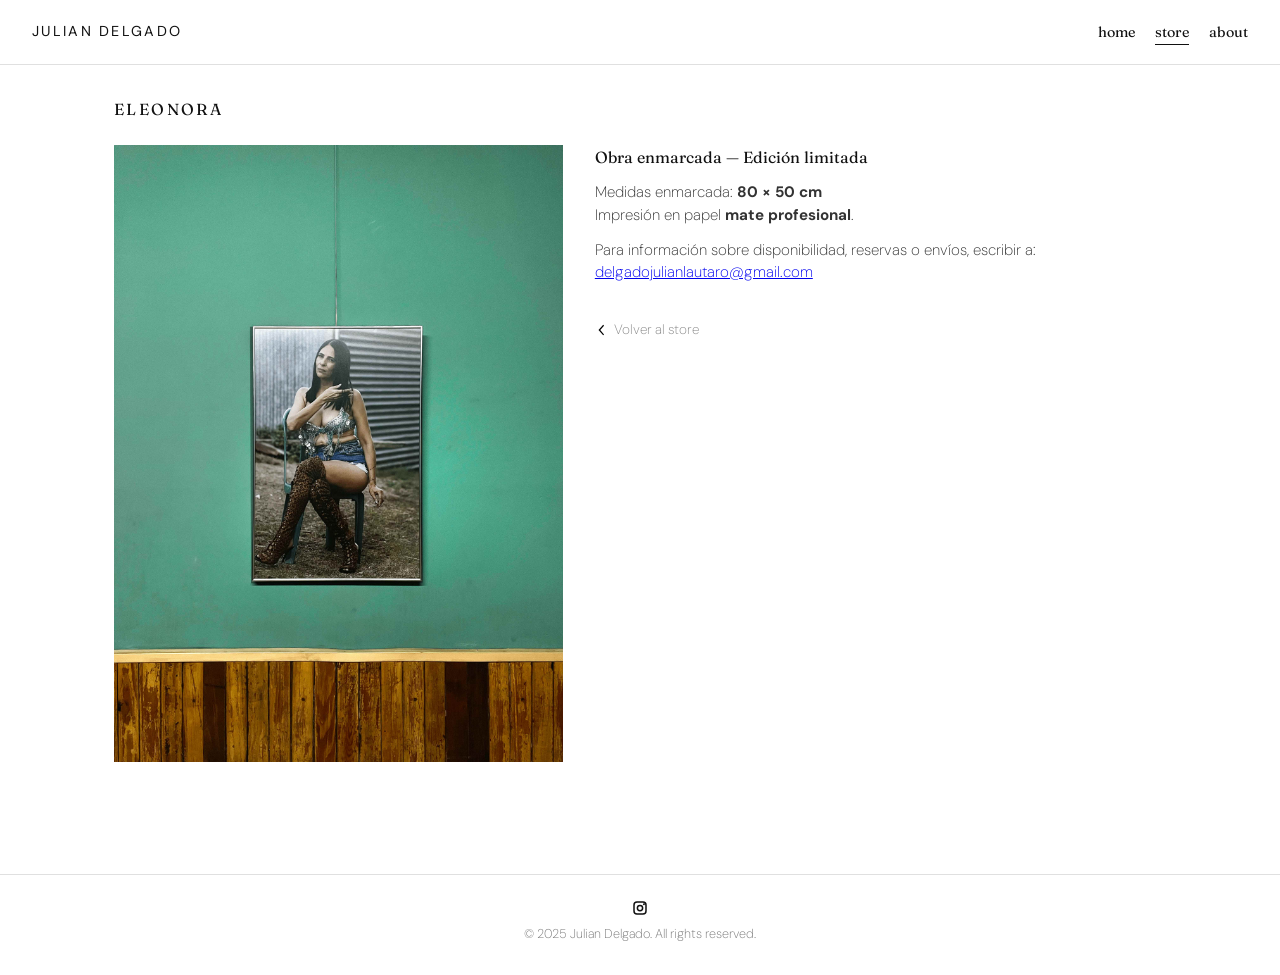
<file: product-1.html>
<!DOCTYPE html>
<html lang="es">
<head>
  <meta charset="UTF-8" />
  <title>Eleonora — Obra enmarcada</title>
  <meta name="viewport" content="width=device-width, initial-scale=1" />

  <!-- Fuentes -->
  <link href="https://fonts.googleapis.com/css2?family=DM+Sans:wght@200;300;400;500;700&family=Fraunces:wght@400&family=Fraunces:ital,wght@1,100&display=swap" rel="stylesheet">

  <link rel="stylesheet" href="styles.css" />
</head>

<body>
  <header class="site-header">
    <div class="logo">JULIAN DELGADO</div>
    <nav class="main-nav">
      <a href="index.html#home" class="nav-link">home</a>
      <a href="index.html#store" class="nav-link active">store</a>
      <a href="index.html#about" class="nav-link">about</a>
    </nav>
  </header>

  <main class="site-main">
    <section class="section section-active">

      <header class="section-header">
        <h1>ELEONORA</h1>
      </header>

      <div class="about-layout">

        <div class="about-image-wrapper">
          <img src="images/store_ELEONORA-POR-JULIAN-DELGADO-2.jpg" alt="Eleonora por Julian Delgado" />
        </div>

        <div class="about-text">

          <h2>Obra enmarcada — Edición limitada</h2>

          <p>
            Medidas enmarcada: <strong>80 × 50 cm</strong><br />
            Impresión en papel <strong>mate profesional</strong>.
          </p>

          <p>
            Para información sobre disponibilidad, reservas o envíos, escribir a:<br />
            <a href="mailto:delgadojulianlautaro@gmail.com">
              delgadojulianlautaro@gmail.com
            </a>
          </p>

          <a href="index.html#store" class="back-link">
            <svg viewBox="0 0 24 24" aria-hidden="true">
              <path d="M15.5 4.5 9 12l6.5 7.5-1.5 1.5L6 12l8-9 1.5 1.5z" />
            </svg>
            <span>Volver al store</span>
          </a>

        </div>
      </div>

    </section>
  </main>

  <footer class="site-footer">
    <a
      href="https://www.instagram.com/_juliandelgado/"
      class="footer-instagram"
      target="_blank"
      rel="noopener"
      aria-label="Instagram de Julian Delgado"
    >
      <svg viewBox="0 0 24 24" aria-hidden="true">
        <path
          d="M8 3h8a5 5 0 0 1 5 5v8a5 5 0 0 1-5 5H8a5 5 0 0 1-5-5V8a5 5 0 0 1 5-5zm0 2a3 3 0 0 0-3 3v8a3 3 0 0 0 3 3h8a3 3 0 0 0 3-3V8a3 3 0 0 0-3-3H8zm4 2.5A4.5 4.5 0 1 1 7.5 12 4.5 4.5 0 0 1 12 7.5zm0 2A2.5 2.5 0 1 0 14.5 12 2.5 2.5 0 0 0 12 9.5zm5.25-3.75a1.25 1.25 0 1 1-1.25 1.25 1.25 1.25 0 0 1 1.25-1.25z"
        />
      </svg>
    </a>
    <p class="footer-copy">© 2025 Julian Delgado. All rights reserved.</p>
  </footer>

</body>
</html>
</file>
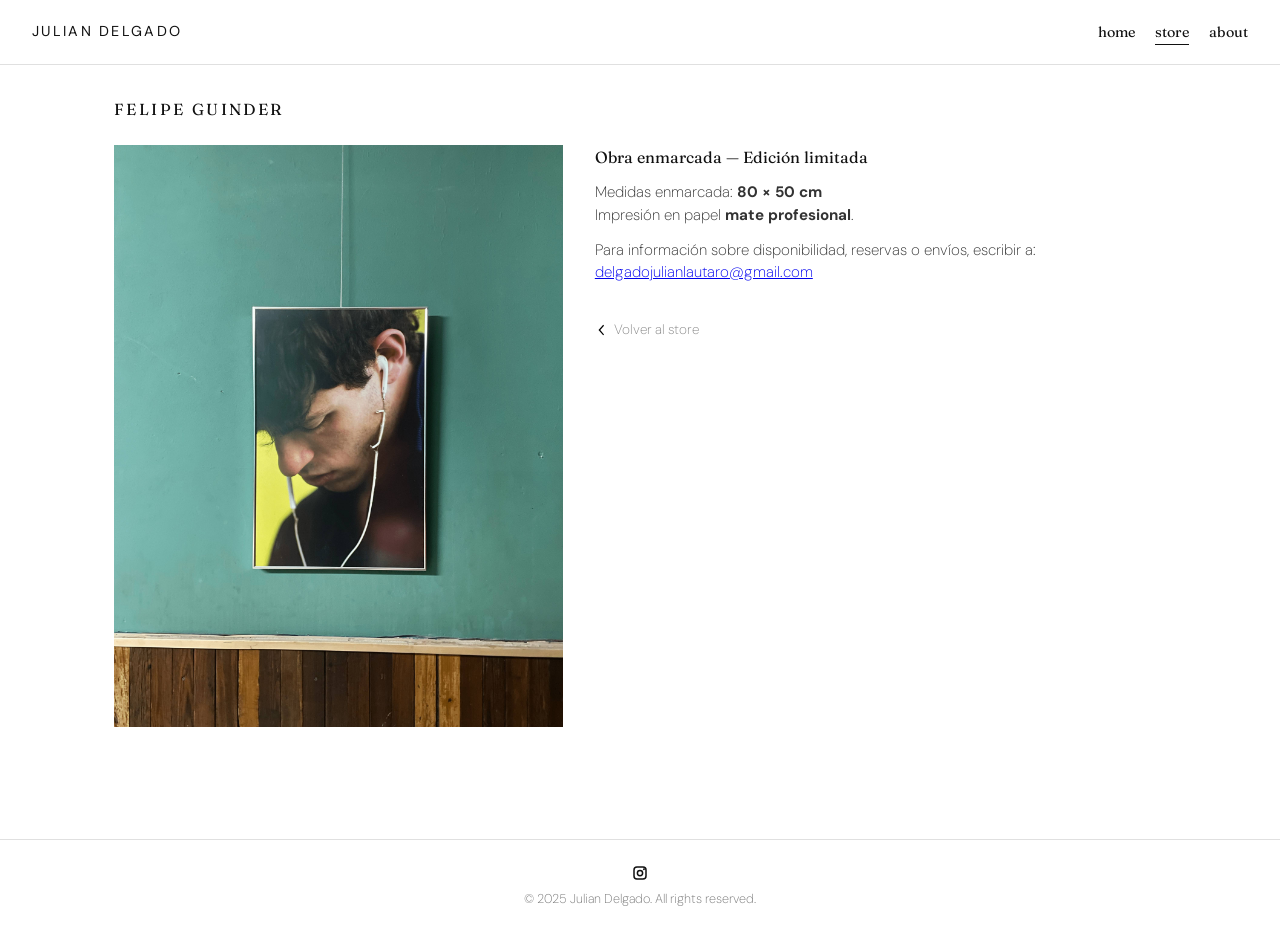
<file: product-2.html>
<!DOCTYPE html>
<html lang="es">

<head>
  <meta charset="UTF-8" />
  <title>Felipe Guinder — Obra enmarcada</title>
  <meta name="viewport" content="width=device-width, initial-scale=1" />

  <!-- Google Fonts -->
  <link rel="preconnect" href="https://fonts.googleapis.com" />
  <link rel="preconnect" href="https://fonts.gstatic.com" crossorigin />
  <link
    href="https://fonts.googleapis.com/css2?family=DM+Sans:wght@100;200;300;400&family=Fraunces:ital,wght@0,400;1,100&display=swap"
    rel="stylesheet" />

  <link rel="stylesheet" href="styles.css" />
</head>

<body>
  <!-- HEADER -->
  <header class="site-header">
    <div class="logo">JULIAN DELGADO</div>

    <nav class="main-nav">
      <a href="index.html#home" class="nav-link">home</a>
      <a href="index.html#store" class="nav-link active">store</a>
      <a href="index.html#about" class="nav-link">about</a>
    </nav>
  </header>

  <!-- MAIN -->
  <main class="site-main">
    <section class="section section-active">

      <!-- TÍTULO -->
      <header class="section-header">
        <h1>FELIPE GUINDER</h1>
      </header>

      <div class="about-layout">

        <!-- IMAGEN -->
        <div class="about-image-wrapper">
          <img src="images/store_FELIPE-GUINDER-POR-JULIAN-DELGADO.jpg"
            alt="Felipe Guinder por Julian Delgado" />
        </div>

        <!-- TEXTO -->
        <div class="about-text">
          <h2>Obra enmarcada — Edición limitada</h2>

          <p>
            Medidas enmarcada: <strong>80 × 50 cm</strong><br />
            Impresión en papel <strong>mate profesional</strong>.
          </p>

          <p>
            Para información sobre disponibilidad, reservas o envíos, escribir a:<br />
            <a href="mailto:delgadojulianlautaro@gmail.com">
              delgadojulianlautaro@gmail.com
            </a>
          </p>

          <!-- VOLVER AL STORE -->
          <a href="index.html#store" class="back-link">
            <svg viewBox="0 0 24 24" aria-hidden="true">
              <path d="M15.5 4.5 9 12l6.5 7.5-1.5 1.5L6 12l8-9 1.5 1.5z" />
            </svg>
            <span>Volver al store</span>
          </a>

        </div>
      </div>
    </section>
  </main>

  <!-- FOOTER -->
  <footer class="site-footer">
    <a href="https://www.instagram.com/_juliandelgado/"
      class="footer-instagram"
      target="_blank"
      rel="noopener"
      aria-label="Instagram de Julian Delgado">
      <svg viewBox="0 0 24 24" aria-hidden="true">
        <path
          d="M8 3h8a5 5 0 0 1 5 5v8a5 5 0 0 1-5 5H8a5 5 0 0 1-5-5V8a5 5 0 0 1 5-5zm0 2a3 3 0 0 0-3 3v8a3 3 0 0 0 3 3h8a3 3 0 0 0 3-3V8a3 3 0 0 0-3-3H8zm4 2.5A4.5 4.5 0 1 1 7.5 12 4.5 4.5 0 0 1 12 7.5zm0 2A2.5 2.5 0 1 0 14.5 12 2.5 2.5 0 0 0 12 9.5zm5.25-3.75a1.25 1.25 0 1 1-1.25 1.25 1.25 1.25 0 0 1 1.25-1.25z" />
      </svg>
    </a>

    <p class="footer-copy">© 2025 Julian Delgado. All rights reserved.</p>
  </footer>
</body>

</html>
</file>
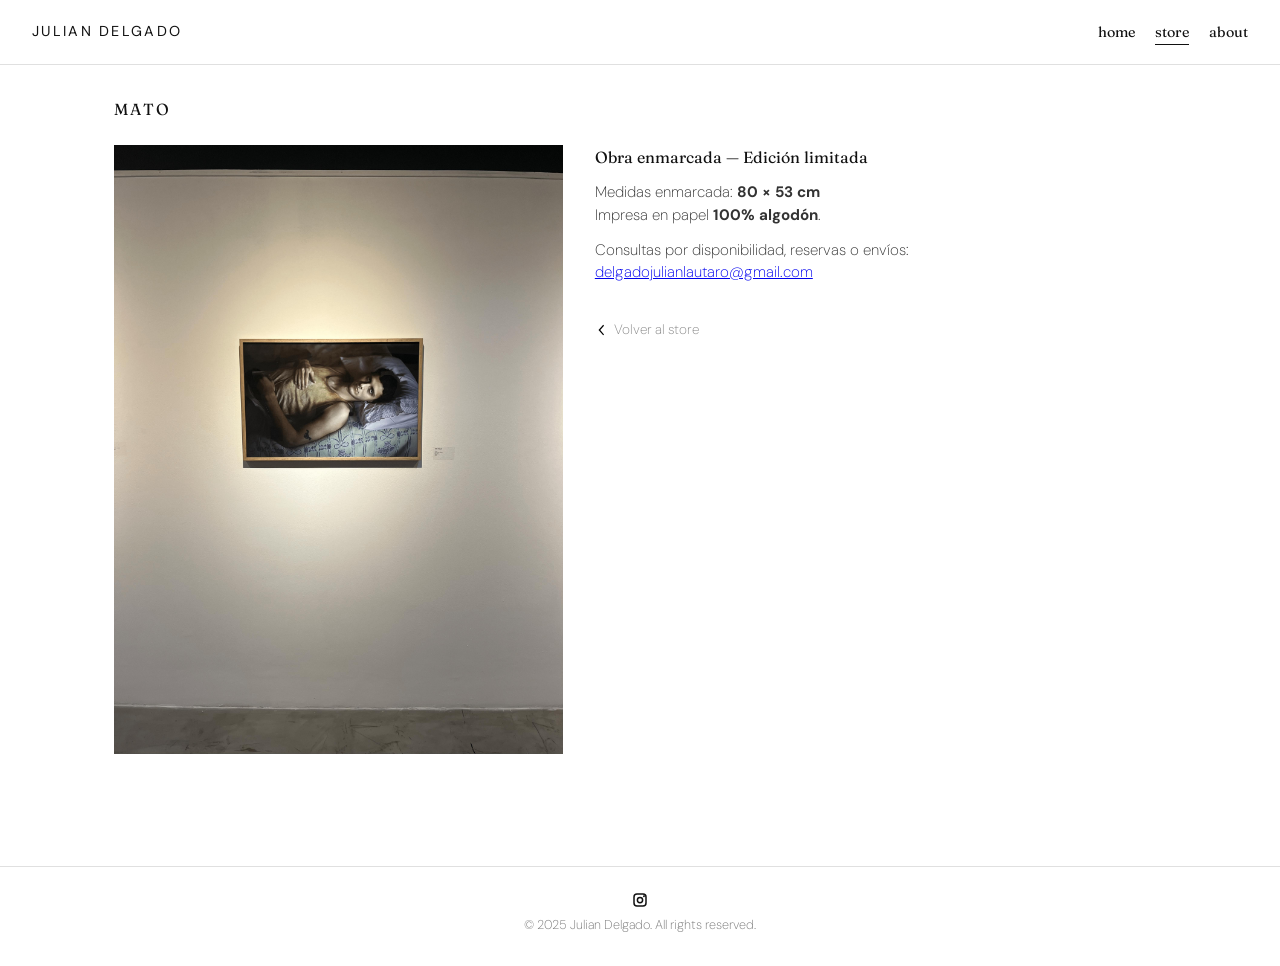
<file: product-3.html>
<!DOCTYPE html>
<html lang="es">

<head>
  <meta charset="UTF-8" />
  <title>MATO — Obra enmarcada</title>
  <meta name="viewport" content="width=device-width, initial-scale=1" />

  <!-- Google Fonts -->
  <link rel="preconnect" href="https://fonts.googleapis.com" />
  <link rel="preconnect" href="https://fonts.gstatic.com" crossorigin />
  <link
    href="https://fonts.googleapis.com/css2?family=DM+Sans:wght@100;200;300;400&family=Fraunces:ital,wght@0,400;1,100&display=swap"
    rel="stylesheet" />

  <link rel="stylesheet" href="styles.css" />
</head>

<body>

  <!-- HEADER -->
  <header class="site-header">
    <div class="logo">JULIAN DELGADO</div>

    <nav class="main-nav">
      <a href="index.html#home" class="nav-link">home</a>
      <a href="index.html#store" class="nav-link active">store</a>
      <a href="index.html#about" class="nav-link">about</a>
    </nav>
  </header>

  <!-- MAIN -->
  <main class="site-main">
    <section class="section section-active">

      <header class="section-header">
        <h1>MATO</h1>
      </header>

      <div class="about-layout">

        <!-- IMAGEN -->
        <div class="about-image-wrapper">
          <img src="images/store_MATO-POR-JULIAN-DELGADO.jpg"
            alt="MATO por Julian Delgado" />
        </div>

        <!-- TEXTO -->
        <div class="about-text">
          <h2>Obra enmarcada — Edición limitada</h2>

          <p>
            Medidas enmarcada: <strong>80 × 53 cm</strong><br />
            Impresa en papel <strong>100% algodón</strong>.
          </p>

          <p>
            Consultas por disponibilidad, reservas o envíos:<br />
            <a href="mailto:delgadojulianlautaro@gmail.com">
              delgadojulianlautaro@gmail.com
            </a>
          </p>

          <!-- BACK -->
          <a href="index.html#store" class="back-link">
            <svg viewBox="0 0 24 24" aria-hidden="true">
              <path d="M15.5 4.5 9 12l6.5 7.5-1.5 1.5L6 12l8-9 1.5 1.5z" />
            </svg>
            <span>Volver al store</span>
          </a>

        </div>
      </div>

    </section>
  </main>

  <!-- FOOTER -->
  <footer class="site-footer">
    <a href="https://www.instagram.com/_juliandelgado/"
      class="footer-instagram"
      target="_blank"
      rel="noopener"
      aria-label="Instagram de Julian Delgado">
      <svg viewBox="0 0 24 24" aria-hidden="true">
        <path
          d="M8 3h8a5 5 0 0 1 5 5v8a5 5 0 0 1-5 5H8a5 5 0 0 1-5-5V8a5 5 0 0 1 5-5zm0 2a3 3 0 0 0-3 3v8a3 3 0 0 0 3 3h8a3 3 0 0 0 3-3V8a3 3 0 0 0-3-3H8zm4 2.5A4.5 4.5 0 1 1 7.5 12 4.5 4.5 0 0 1 12 7.5zm0 2A2.5 2.5 0 1 0 14.5 12 2.5 2.5 0 0 0 12 9.5zm5.25-3.75a1.25 1.25 0 1 1-1.25 1.25 1.25 1.25 0 0 1 1.25-1.25z" />
      </svg>
    </a>

    <p class="footer-copy">© 2025 Julian Delgado. All rights reserved.</p>
  </footer>

</body>

</html>
</file>
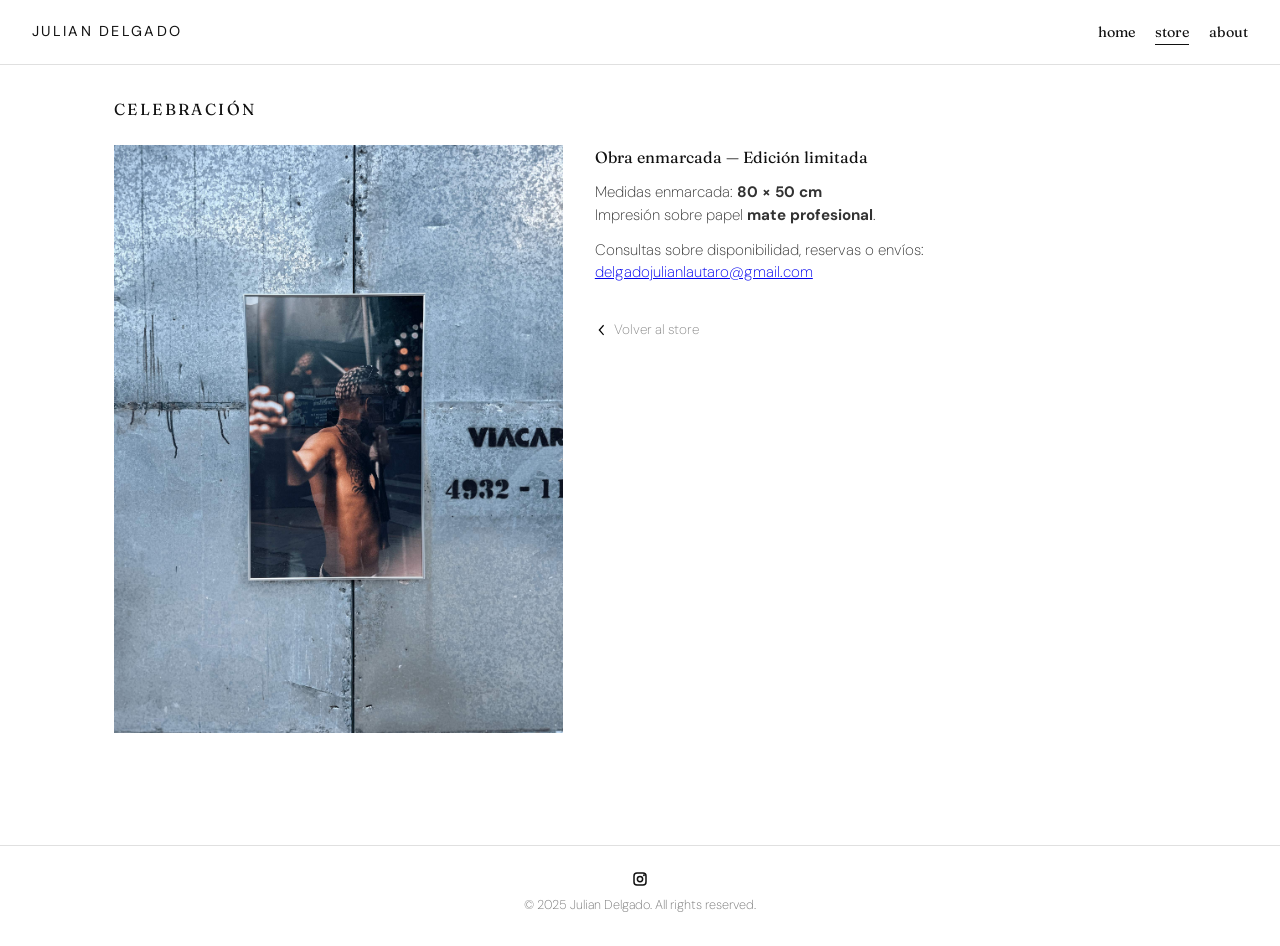
<file: product-4.html>
<!DOCTYPE html>
<html lang="es">

<head>
  <meta charset="UTF-8" />
  <title>Celebración — Obra enmarcada</title>
  <meta name="viewport" content="width=device-width, initial-scale=1" />

  <!-- Google Fonts -->
  <link rel="preconnect" href="https://fonts.googleapis.com" />
  <link rel="preconnect" href="https://fonts.gstatic.com" crossorigin />
  <link
    href="https://fonts.googleapis.com/css2?family=DM+Sans:wght@100;200;300;400&family=Fraunces:ital,wght@0,400;1,100&display=swap"
    rel="stylesheet" />

  <link rel="stylesheet" href="styles.css" />
</head>

<body>

  <!-- HEADER -->
  <header class="site-header">
    <div class="logo">JULIAN DELGADO</div>

    <nav class="main-nav">
      <a href="index.html#home" class="nav-link">home</a>
      <a href="index.html#store" class="nav-link active">store</a>
      <a href="index.html#about" class="nav-link">about</a>
    </nav>
  </header>

  <!-- MAIN -->
  <main class="site-main">
    <section class="section section-active">

      <header class="section-header">
        <h1>CELEBRACIÓN</h1>
      </header>

      <div class="about-layout">

        <!-- IMAGEN -->
        <div class="about-image-wrapper">
          <img src="images/store_julian_delgado_celebracion.jpg"
            alt="Celebración por Julian Delgado" />
        </div>

        <!-- TEXTO -->
        <div class="about-text">
          <h2>Obra enmarcada — Edición limitada</h2>

          <p>
            Medidas enmarcada: <strong>80 × 50 cm</strong><br />
            Impresión sobre papel <strong>mate profesional</strong>.
          </p>

          <p>
            Consultas sobre disponibilidad, reservas o envíos:<br />
            <a href="mailto:delgadojulianlautaro@gmail.com">
              delgadojulianlautaro@gmail.com
            </a>
          </p>

          <!-- BACK -->
          <a href="index.html#store" class="back-link">
            <svg viewBox="0 0 24 24" aria-hidden="true">
              <path d="M15.5 4.5 9 12l6.5 7.5-1.5 1.5L6 12l8-9 1.5 1.5z" />
            </svg>
            <span>Volver al store</span>
          </a>

        </div>
      </div>

    </section>
  </main>

  <!-- FOOTER -->
  <footer class="site-footer">
    <a href="https://www.instagram.com/_juliandelgado/"
      class="footer-instagram"
      target="_blank"
      rel="noopener"
      aria-label="Instagram de Julian Delgado">
      <svg viewBox="0 0 24 24" aria-hidden="true">
        <path
          d="M8 3h8a5 5 0 0 1 5 5v8a5 5 0 0 1-5 5H8a5 5 0 0 1-5-5V8a5 5 0 0 1 5-5zm0 2a3 3 0 0 0-3 3v8a3 3 0 0 0 3 3h8a3 3 0 0 0 3-3V8a3 3 0 0 0-3-3H8zm4 2.5A4.5 4.5 0 1 1 7.5 12 4.5 4.5 0 0 1 12 7.5zm0 2A2.5 2.5 0 1 0 14.5 12 2.5 2.5 0 0 0 12 9.5zm5.25-3.75a1.25 1.25 0 1 1-1.25 1.25 1.25 1.25 0 0 1 1.25-1.25z" />
      </svg>
    </a>

    <p class="footer-copy">© 2025 Julian Delgado. All rights reserved.</p>
  </footer>

</body>

</html>
</file>
<file: styles.css>
/* =============== RESET BÁSICO =============== */
* {
  box-sizing: border-box;
  margin: 0;
  padding: 0;
}

html,
body {
  height: 100%;
}

body {
  font-family: "DM Sans", sans-serif;
  background: #ffffff;
  color: #111111;
  line-height: 1.5;
}

/* =============== INTRO FULLSCREEN =============== */

.intro-overlay {
  position: fixed;
  inset: 0;
  width: 100%;
  height: 100vh;
  background: #000000;
  display: flex;
  align-items: center;
  justify-content: center;
  overflow: hidden;
  z-index: 999;
}

.intro-overlay.hidden {
  opacity: 0;
  visibility: hidden;
  transition: opacity 0.5s ease, visibility 0.5s ease;
}

.intro-video {
  position: absolute;
  inset: 0;
  width: 100%;
  height: 100%;
  object-fit: cover;
}

.intro-enter {
  position: relative;
  border: none;
  background: transparent;
  cursor: pointer;
  padding: 0;
  z-index: 2;
}

.intro-symbol {
  font-size: 4rem;
  font-weight: 500;
  letter-spacing: 0.2em;
  color: #ffffff;
}

body.intro-active .site-header,
body.intro-active .site-main,
body.intro-active .site-footer {
  visibility: hidden;
}

/* =============== HEADER / NAV =============== */

.site-header {
  position: sticky;
  top: 0;
  background: #ffffff;
  border-bottom: 1px solid #e0e0e0;
  padding: 1.25rem 2rem;
  display: flex;
  align-items: center;
  justify-content: space-between;
  z-index: 10;
}

.logo {
  font-family: "DM Sans", sans-serif;
  font-weight: 400;
  font-size: 0.9rem;
  letter-spacing: 0.16em;
  text-transform: uppercase;
}

/* home / store / about */
.main-nav a {
  margin-left: 1rem;
  text-decoration: none;
  text-transform: lowercase;
  font-family: "Fraunces", serif;
  font-weight: 400;
  font-style: normal;
  font-size: 0.9rem;
  color: #111111;
  padding-bottom: 0.2rem;
  border-bottom: 1px solid transparent;
}

.main-nav a:hover {
  color: #111111;
}

.main-nav a.active {
  border-bottom-color: #111111;
}

/* =============== LAYOUT PRINCIPAL =============== */

.site-main {
  max-width: 1100px;
  margin: 0 auto;
  padding: 2rem 1.5rem 4rem;
}

/* =============== SECCIONES =============== */

.section {
  display: none;
  padding-bottom: 3rem;
}

.section-active {
  display: block;
}

.section-header {
  display: flex;
  align-items: center;
  justify-content: space-between;
  margin-bottom: 1.5rem;
}

/* Títulos: Selected Works / Store / About */
.section-header h1 {
  font-family: "Fraunces", serif;
  font-weight: 400;
  font-size: 1rem;
  text-transform: uppercase;
  letter-spacing: 0.15em;
}

/* =============== TOGGLE GRID / SINGLE VIEW =============== */

.view-toggle {
  display: flex;
  gap: 0.5rem;
}

.view-btn {
  font-size: 0.8rem;
  text-transform: uppercase;
  letter-spacing: 0.12em;
  border: 1px solid #dddddd;
  background: #ffffff;
  padding: 0.35rem 0.75rem;
  cursor: pointer;
  color: #111111;
}

/* =============== HOME – GRID DE OBRAS =============== */

.gallery {
  margin-top: 1rem;
}

.gallery-grid {
  display: none;
}

/* Grid tipo mosaico: 3 columnas, sin huecos, separación uniforme */
.gallery-grid.view-active {
  display: block;
  column-count: 3;
  column-gap: 1.5rem;   /* separación horizontal entre columnas */
}

.work-card {
  break-inside: avoid;         /* evita que una foto se parta entre columnas */
  -webkit-column-break-inside: avoid;
  page-break-inside: avoid;
  margin-bottom: 1.5rem;       /* separación vertical entre fotos */
}

.work-card img {
  width: 100%;
  height: auto;
  display: block;
  cursor: pointer;
}

/* =============== SINGLE VIEW =============== */

.gallery-single {
  display: none;
}

.gallery-single.view-active {
  display: block;
}

.single-view-inner {
  display: flex;
  flex-direction: column;
  align-items: center;
  gap: 1.5rem;
}

.single-image-wrapper {
  width: 100%;
  max-width: 1000px;
}

.single-image-wrapper img {
  width: 100%;
  height: auto;
  object-fit: contain;
  max-height: calc(100vh - 200px);
}

/* Contenedor de las flechas debajo de la imagen */
.single-nav-controls {
  display: flex;
  gap: 2rem;
  align-items: center;
  justify-content: center;
}

/* Flechas single view */
.nav-arrow {
  border: none;
  background: transparent;
  font-size: 2rem;
  cursor: pointer;
  appearance: none;
  -webkit-appearance: none;
  color: #111111;
  -webkit-text-fill-color: #111111;
  padding: 0.5rem 1rem;
}

.nav-arrow:hover {
  opacity: 0.6;
}

/* =============== STORE – GRID Y TEXTOS =============== */

.store-grid {
  display: grid;
  grid-template-columns: repeat(auto-fit, minmax(260px, 1fr));
  gap: 1.5rem;
  margin-top: 1rem;
}

.store-card {
  display: flex;
  flex-direction: column;
  text-decoration: none;
  color: #111111;
}

.store-card:visited {
  color: #111111;
}

.store-image-wrapper {
  width: 100%;
  aspect-ratio: 1 / 1;     /* cuadrados */
  background: #f2f2f2;
  overflow: hidden;
  margin-bottom: 0.2rem;
}

.store-image-wrapper img {
  width: 100%;
  height: 100%;
  object-fit: cover;
  display: block;
}

.store-card-body {
  margin-top: 0.4rem;   /* espacio peque entre imagen y título */
}

.store-card-body h2 {
  font-family: "Fraunces", serif;
  font-weight: 400;
  font-size: 1.1rem;
  text-transform: uppercase;
  margin: 0.1rem;
}

.store-card-body p {
  font-family: "Fraunces", serif;
  font-weight: 100;
  font-style: italic;
  font-size: 0.9rem;
  margin: 0.0rem;
  color: #555555;
}

/* =============== PRODUCT PAGES (about-layout) =============== */

.about-layout {
  display: grid;
  grid-template-columns: 1.1fr 1.4fr;  /* foto / texto */
  gap: 2rem;
  margin-top: 1.5rem;
  align-items: flex-start;
}

.about-image-wrapper img {
  width: 100%;
  height: auto;
  display: block;
}

/* Título dentro del product: "Obra enmarcada — Edición limitada" */
.about-text h2 {
  font-family: "Fraunces", serif;
  font-weight: 400;
  font-size: 1rem;
  text-transform: none;
  letter-spacing: normal;
  margin-bottom: 0.75rem;
}

/* Párrafos de los productos */
.about-text p {
  font-family: "DM Sans", sans-serif;
  font-weight: 200;
  font-size: 0.95rem;
  color: #333333;
  margin-bottom: 0.75rem;
}

/* link "Volver al store" */
.back-link {
  display: inline-flex;
  align-items: center;
  gap: 0.3rem;
  margin-top: 1.5rem;
  font-family: "DM Sans", sans-serif;
  font-weight: 200;
  font-size: 0.85rem;
  color: #888888;
  text-decoration: none;
}

.back-link svg {
  width: 14px;
  height: 14px;
}

/* =============== ABOUT – PÁGINA PRINCIPAL =============== */

.about-page {
  display: grid;
  grid-template-columns: 1.2fr 1fr;
  gap: 3rem;
  margin-top: 2rem;
  align-items: start;
}

.about-photo {
  width: 100%;
  display: block;
  object-fit: cover;
}

.about-col h2 {
  font-family: "Fraunces", serif;
  font-weight: 400;
  text-transform: uppercase;
  letter-spacing: 0.12em;
  font-size: 0.95rem;
  margin-bottom: 1.25rem;
}

.about-col p {
  font-family: "DM Sans", sans-serif;
  font-weight: 200;
  margin-bottom: 1rem;
  font-size: 0.95rem;
  color: #333;
  max-width: 550px;
  line-height: 1.55;
}

/* =============== FOOTER =============== */

.site-footer {
  border-top: 1px solid #e0e0e0;
  padding: 1.5rem 1rem 2rem;
  text-align: center;
  display: flex;
  flex-direction: column;
  align-items: center;
  gap: 0.4rem;
}

.footer-instagram {
  display: inline-flex;
  align-items: center;
  justify-content: center;
}

.footer-instagram svg {
  width: 18px;
  height: 18px;
  fill: #111111;
}

.footer-copy {
  font-family: "DM Sans", sans-serif;
  font-weight: 200;
  font-size: 0.8rem;
  color: #777777;
}

/* =============== RESPONSIVE =============== */

@media (max-width: 900px) {
  .about-page {
    grid-template-columns: 1fr;
  }

  .about-layout {
    grid-template-columns: 1fr;
  }

  /* galería: 2 columnas en tablet */
  .gallery-grid.view-active {
    column-count: 2;
  }
}

@media (max-width: 768px) {
  .section-header {
    flex-direction: column;
    align-items: flex-start;
    gap: 0.75rem;
  }

  .site-header {
    flex-direction: column;
    align-items: flex-start;
    gap: 0.75rem;
  }

  .main-nav a {
    margin-left: 0;
    margin-right: 1rem;
  }

  .store-grid {
    grid-template-columns: 1fr;
  }
}

@media (max-width: 600px) {
  /* galería: 1 columna en mobile */
  .gallery-grid.view-active {
    column-count: 1;
  }
}
</file>
